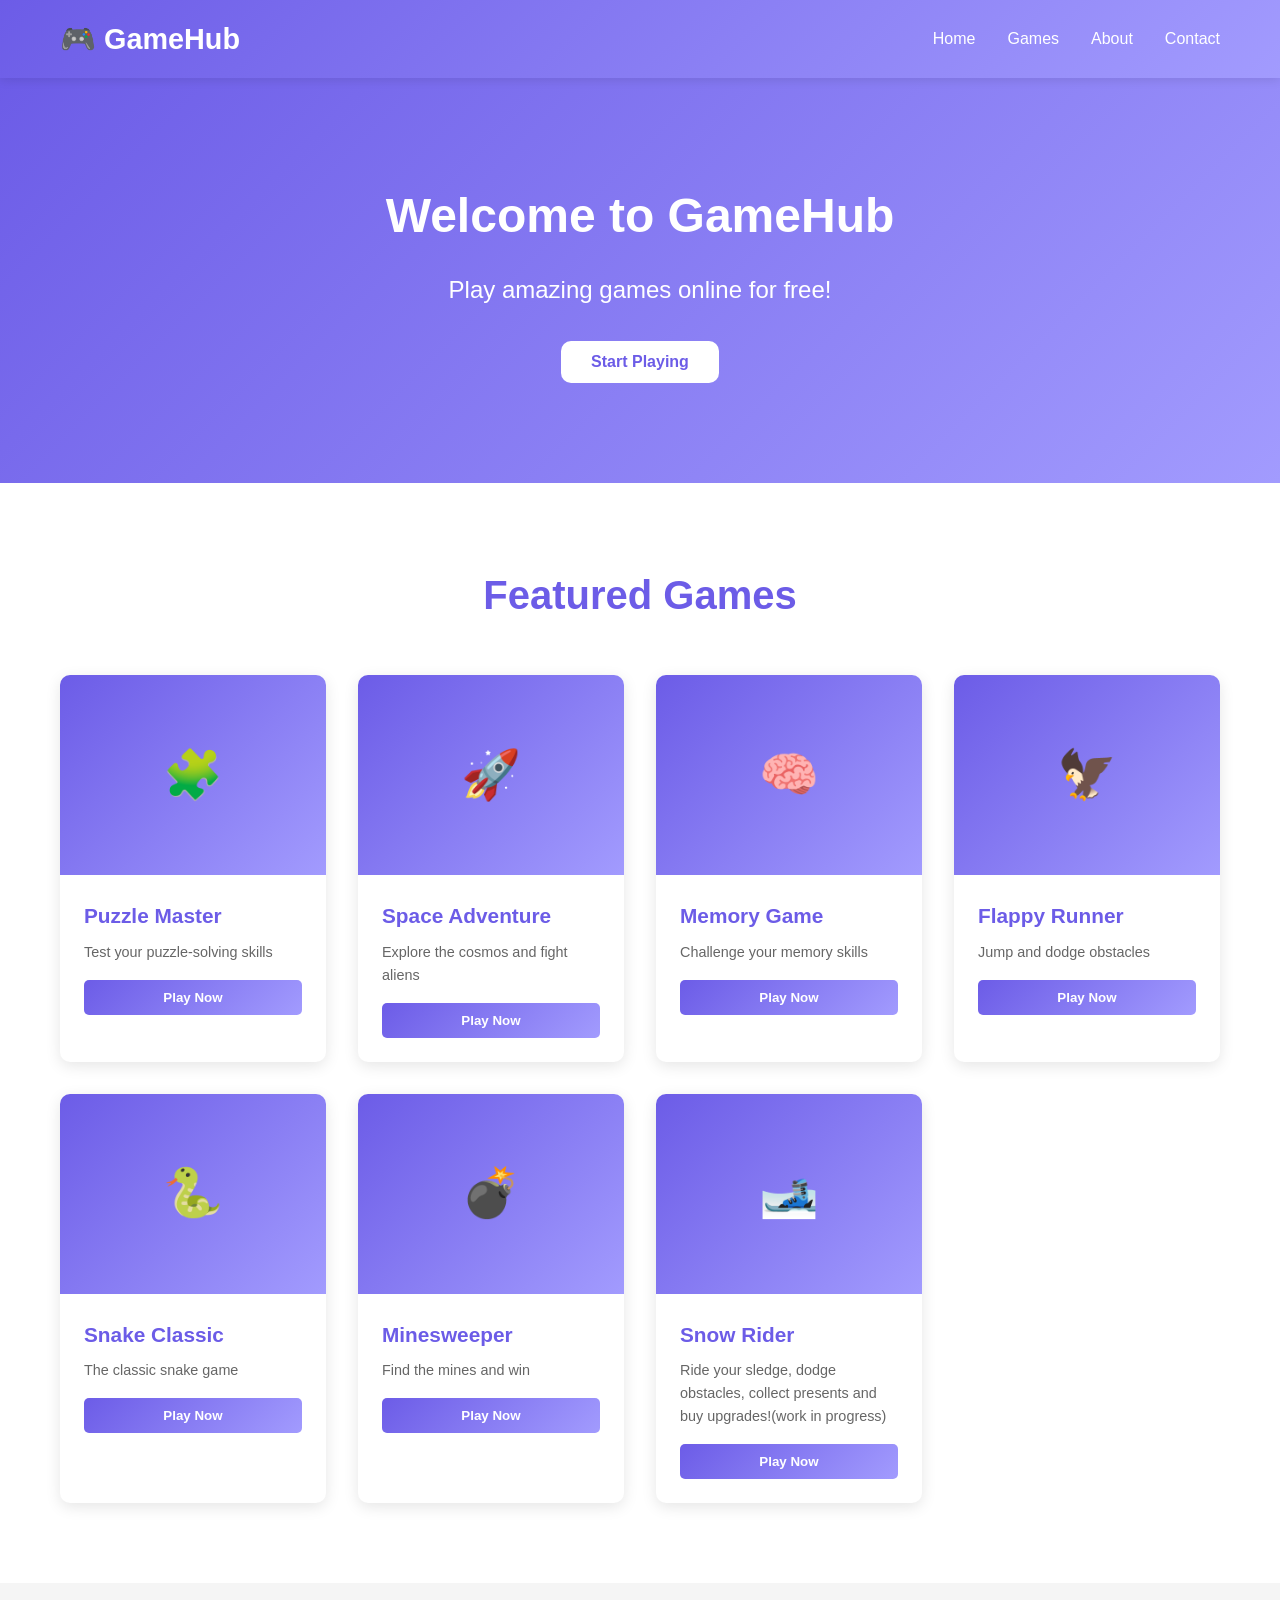
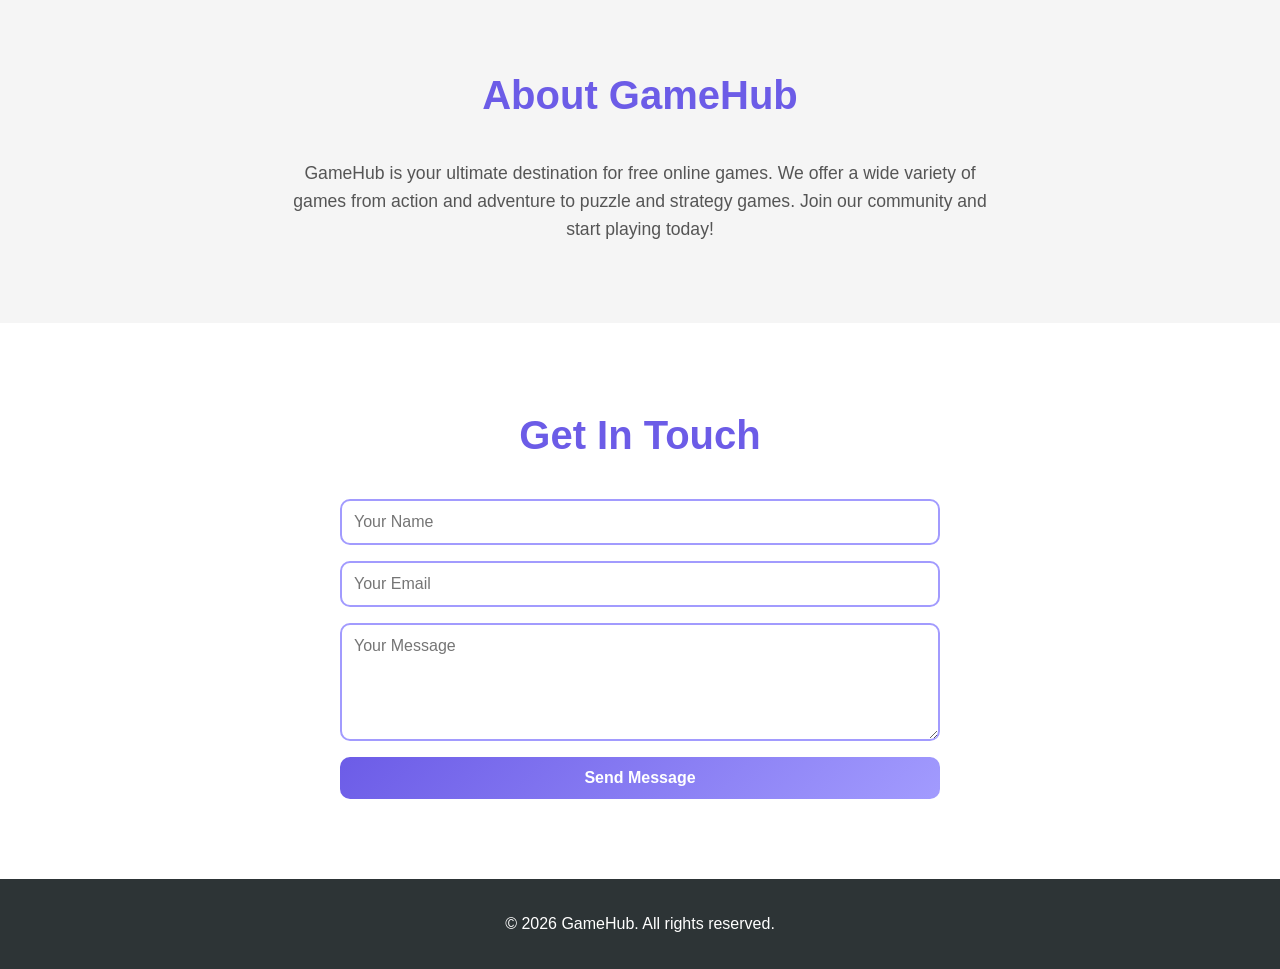
<file: index.html>
<!DOCTYPE html>
<html lang="en">
<head>
    <meta charset="UTF-8">
    <meta name="viewport" content="width=device-width, initial-scale=1.0">
    <title>GameHub - Play Free Games Online</title>
    <link rel="stylesheet" href="styles.css">
</head>
<body>
    <nav class="navbar">
        <div class="container">
            <div class="logo">🎮 GameHub</div>
            <ul class="nav-links">
                <li><a href="#home">Home</a></li>
                <li><a href="#games">Games</a></li>
                <li><a href="#about">About</a></li>
                <li><a href="#contact">Contact</a></li>
            </ul>
        </div>
    </nav>

    <section id="home" class="hero">
        <div class="hero-content">
            <h1>Welcome to GameHub</h1>
            <p>Play amazing games online for free!</p>
            <button class="cta-button" onclick="scrollToGames()">Start Playing</button>
        </div>
    </section>

    <section id="games" class="games-section">
        <div class="container">
            <h2>Featured Games</h2>
            <div class="games-grid" id="gamesGrid">
                <!-- Games will be loaded here by JavaScript -->
            </div>
        </div>
    </section>

    <section id="about" class="about">
        <div class="container">
            <h2>About GameHub</h2>
            <p>GameHub is your ultimate destination for free online games. We offer a wide variety of games from action and adventure to puzzle and strategy games. Join our community and start playing today!</p>
        </div>
    </section>

    <section id="contact" class="contact">
        <div class="container">
            <h2>Get In Touch</h2>
            <form class="contact-form">
                <input type="text" placeholder="Your Name" required>
                <input type="email" placeholder="Your Email" required>
                <textarea placeholder="Your Message" rows="5" required></textarea>
                <button type="submit" class="submit-btn">Send Message</button>
            </form>
        </div>
    </section>

    <footer>
        <p>&copy; 2026 GameHub. All rights reserved.</p>
    </footer>

    <script src="script.js"></script>
</body>
</html>
</file>
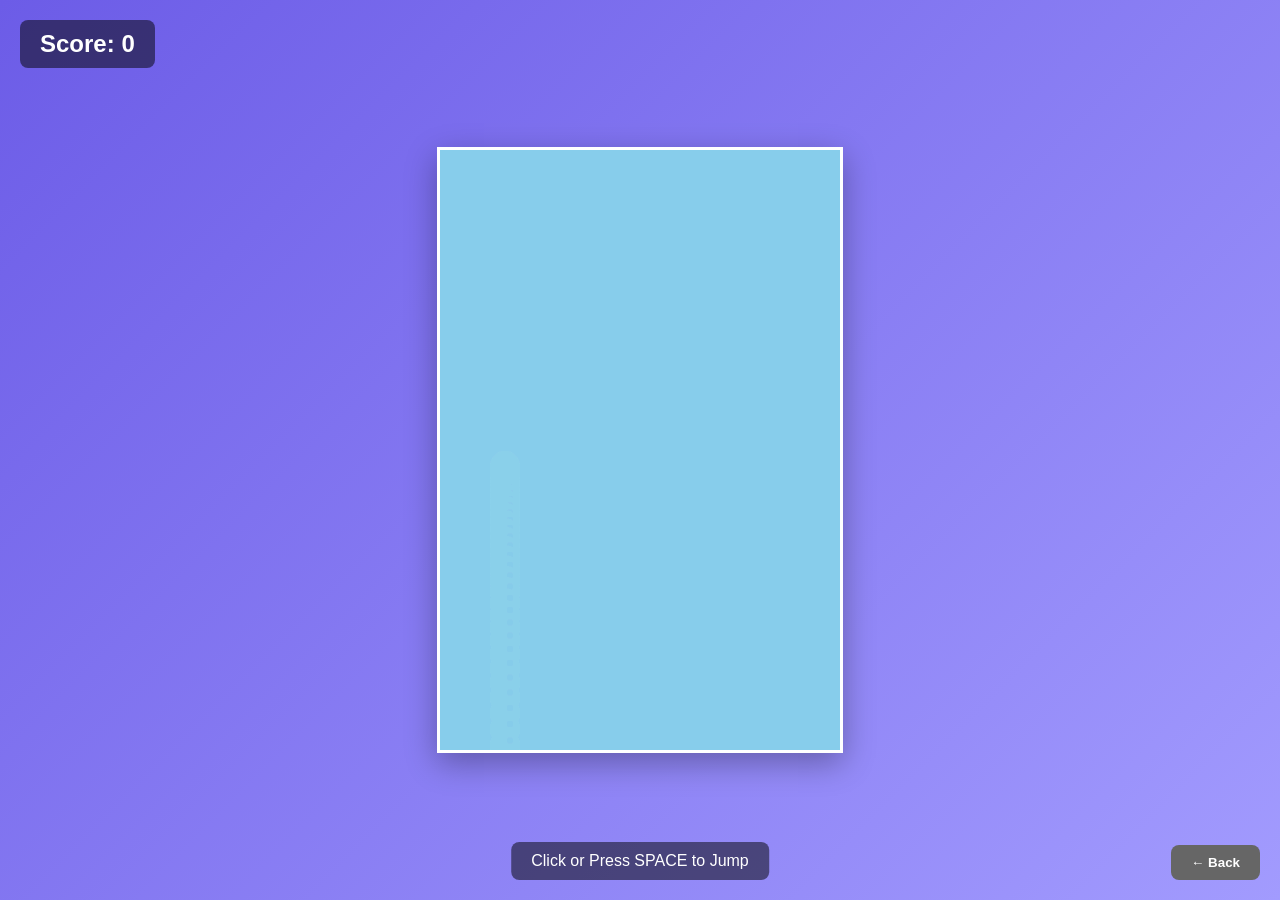
<file: games/flappy-runner.html>
<!DOCTYPE html>
<html lang="en">
<head>
    <meta charset="UTF-8">
    <meta name="viewport" content="width=device-width, initial-scale=1.0">
    <title>Flappy Runner - GameHub</title>
    <style>
        * {
            margin: 0;
            padding: 0;
            box-sizing: border-box;
        }
        body {
            font-family: 'Segoe UI', Tahoma, Geneva, Verdana, sans-serif;
            display: flex;
            justify-content: center;
            align-items: center;
            min-height: 100vh;
            background: linear-gradient(135deg, #6c5ce7, #a29bfe);
        }
        #gameCanvas {
            border: 3px solid white;
            background: linear-gradient(to bottom, #87CEEB, #E0F6FF);
            display: block;
            box-shadow: 0 10px 30px rgba(0, 0, 0, 0.3);
        }
        .game-info {
            position: absolute;
            top: 20px;
            left: 20px;
            color: white;
            font-size: 24px;
            font-weight: bold;
            z-index: 10;
            background: rgba(0, 0, 0, 0.5);
            padding: 10px 20px;
            border-radius: 8px;
        }
        .instructions {
            position: absolute;
            bottom: 20px;
            left: 50%;
            transform: translateX(-50%);
            color: white;
            text-align: center;
            background: rgba(0, 0, 0, 0.5);
            padding: 10px 20px;
            border-radius: 8px;
            z-index: 10;
        }
        .back-btn {
            position: absolute;
            bottom: 20px;
            right: 20px;
            background: #666;
            color: white;
            border: none;
            padding: 10px 20px;
            border-radius: 8px;
            cursor: pointer;
            font-weight: bold;
            z-index: 10;
        }
        .back-btn:hover {
            background: #888;
        }
    </style>
</head>
<body>
    <canvas id="gameCanvas" width="400" height="600"></canvas>
    <div class="game-info">
        Score: <span id="score">0</span>
    </div>
    <div class="instructions">
        <p>Click or Press SPACE to Jump</p>
    </div>
    <button class="back-btn" onclick="goHome()">← Back</button>

    <script>
        const canvas = document.getElementById('gameCanvas');
        const ctx = canvas.getContext('2d');

        const bird = {
            x: 50,
            y: canvas.height / 2,
            width: 30,
            height: 30,
            velocity: 0,
            gravity: 0.5,
            jump: -12
        };

        let pipes = [];
        let score = 0;
        let gameRunning = true;
        const pipeGap = 120;
        const pipeWidth = 60;

        canvas.addEventListener('click', jump);
        document.addEventListener('keydown', (e) => {
            if (e.key === ' ') {
                e.preventDefault();
                jump();
            }
        });

        function jump() {
            bird.velocity = bird.jump;
        }

        function generatePipe() {
            const minHeight = 50;
            const maxHeight = canvas.height - pipeGap - 50;
            const topHeight = Math.random() * (maxHeight - minHeight) + minHeight;
            pipes.push({
                x: canvas.width,
                topHeight: topHeight,
                scored: false
            });
        }

        function update() {
            bird.velocity += bird.gravity;
            bird.y += bird.velocity;

            if (bird.y + bird.height > canvas.height || bird.y < 0) {
                gameRunning = false;
            }

            pipes.forEach((pipe, index) => {
                pipe.x -= 5;

                if (pipe.x + pipeWidth < bird.x && !pipe.scored) {
                    score++;
                    document.getElementById('score').textContent = score;
                    pipe.scored = true;
                }

                if (pipe.x + pipeWidth < 0) pipes.splice(index, 1);

                if (bird.x < pipe.x + pipeWidth && bird.x + bird.width > pipe.x) {
                    if (bird.y < pipe.topHeight || bird.y + bird.height > pipe.topHeight + pipeGap) {
                        gameRunning = false;
                    }
                }
            });

            if (Math.random() < 0.01) generatePipe();

            if (!gameRunning) {
                alert(`Game Over! Score: ${score}`);
                location.reload();
            }
        }

        function draw() {
            ctx.fillStyle = 'rgba(135, 206, 235, 0.2)';
            ctx.fillRect(0, 0, canvas.width, canvas.height);

            ctx.fillStyle = '#FFD700';
            ctx.beginPath();
            ctx.arc(bird.x + bird.width / 2, bird.y + bird.height / 2, bird.width / 2, 0, Math.PI * 2);
            ctx.fill();
            ctx.fillStyle = '#000';
            ctx.beginPath();
            ctx.arc(bird.x + bird.width / 2 + 5, bird.y + bird.height / 2 - 5, 3, 0, Math.PI * 2);
            ctx.fill();

            ctx.fillStyle = '#228B22';
            pipes.forEach(pipe => {
                ctx.fillRect(pipe.x, 0, pipeWidth, pipe.topHeight);
                ctx.fillRect(pipe.x, pipe.topHeight + pipeGap, pipeWidth, canvas.height - pipe.topHeight - pipeGap);
            });
        }

        function gameLoop() {
            update();
            draw();
            requestAnimationFrame(gameLoop);
        }

        function goHome() {
            window.location.href = '../index.html';
        }

        gameLoop();
    </script>
</body>
</html>
</file>
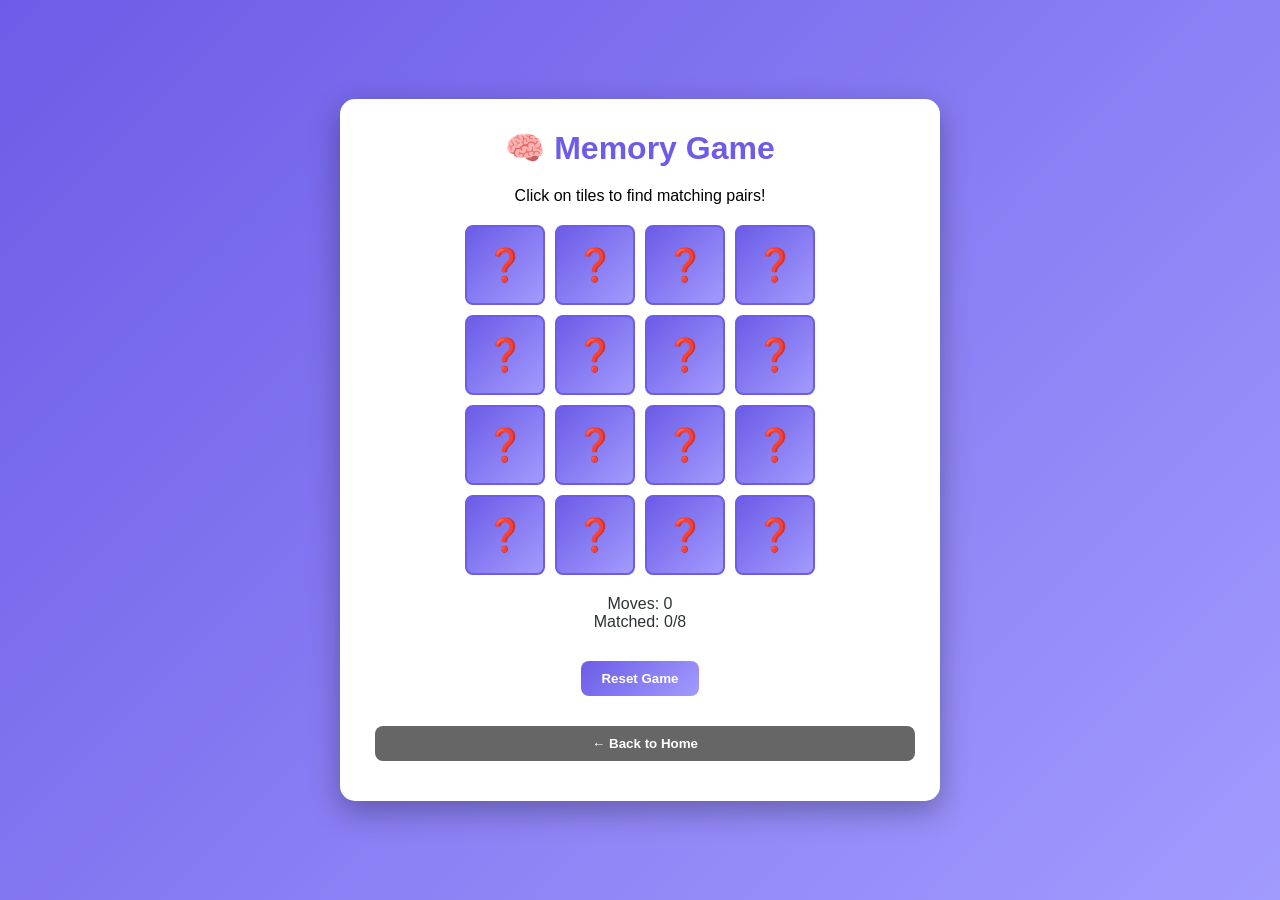
<file: games/memory-game.html>
<!DOCTYPE html>
<html lang="en">
<head>
    <meta charset="UTF-8">
    <meta name="viewport" content="width=device-width, initial-scale=1.0">
    <title>Memory Game - GameHub</title>
    <style>
        * {
            margin: 0;
            padding: 0;
            box-sizing: border-box;
        }
        body {
            font-family: 'Segoe UI', Tahoma, Geneva, Verdana, sans-serif;
            display: flex;
            justify-content: center;
            align-items: center;
            min-height: 100vh;
            background: linear-gradient(135deg, #6c5ce7, #a29bfe);
        }
        .game-container {
            text-align: center;
            background: white;
            padding: 30px;
            border-radius: 15px;
            box-shadow: 0 10px 30px rgba(0, 0, 0, 0.3);
            max-width: 600px;
            width: 100%;
            margin: 20px;
        }
        h1 {
            color: #6c5ce7;
            margin-bottom: 20px;
        }
        .memory-grid {
            display: grid;
            grid-template-columns: repeat(4, 80px);
            gap: 10px;
            margin: 20px auto;
            justify-content: center;
        }
        .memory-tile {
            width: 80px;
            height: 80px;
            font-size: 32px;
            border: 2px solid #6c5ce7;
            border-radius: 8px;
            cursor: pointer;
            background: linear-gradient(135deg, #6c5ce7, #a29bfe);
            color: white;
            font-weight: bold;
            transition: all 0.3s ease;
            display: flex;
            align-items: center;
            justify-content: center;
        }
        .memory-tile:hover {
            transform: scale(1.05);
            box-shadow: 0 5px 15px rgba(0, 0, 0, 0.2);
        }
        .memory-tile.flipped {
            background: white;
            color: #6c5ce7;
        }
        .memory-tile.matched {
            opacity: 0.5;
            cursor: default;
        }
        .stats {
            font-size: 16px;
            margin: 20px 0;
            color: #2d3436;
        }
        button {
            padding: 10px 20px;
            margin: 10px 5px;
            background: linear-gradient(135deg, #6c5ce7, #a29bfe);
            color: white;
            border: none;
            border-radius: 8px;
            cursor: pointer;
            font-weight: bold;
            transition: all 0.3s ease;
        }
        button:hover {
            transform: translateY(-2px);
            box-shadow: 0 5px 15px rgba(0, 0, 0, 0.2);
        }
        .back-btn {
            background: #666;
            width: 100%;
            margin-top: 20px;
        }
    </style>
</head>
<body>
    <div class="game-container">
        <h1>🧠 Memory Game</h1>
        <p>Click on tiles to find matching pairs!</p>
        <div class="memory-grid" id="memoryGrid"></div>
        <div class="stats">
            <div>Moves: <span id="moves">0</span></div>
            <div>Matched: <span id="matched">0</span>/8</div>
        </div>
        <button onclick="resetGame()">Reset Game</button>
        <button class="back-btn" onclick="goHome()">← Back to Home</button>
    </div>

    <script>
        const emojis = ['🍎', '🍌', '🍊', '🍉', '🍒', '🍓', '🥑', '🍆'];
        const gameCards = [...emojis, ...emojis].sort(() => Math.random() - 0.5);
        let flipped = [];
        let matched = 0;
        let moves = 0;

        function initGame() {
            const grid = document.getElementById('memoryGrid');
            grid.innerHTML = '';
            flipped = [];
            matched = 0;
            moves = 0;
            document.getElementById('moves').textContent = '0';
            document.getElementById('matched').textContent = '0';
            
            gameCards.forEach((emoji, index) => {
                const card = document.createElement('div');
                card.className = 'memory-tile';
                card.textContent = '❓';
                card.dataset.emoji = emoji;
                card.dataset.index = index;
                card.onclick = () => flipCard(card);
                grid.appendChild(card);
            });
        }

        function flipCard(card) {
            if (flipped.length >= 2 || card.classList.contains('matched') || card.classList.contains('flipped')) return;
            
            card.classList.add('flipped');
            card.textContent = card.dataset.emoji;
            flipped.push(card);

            if (flipped.length === 2) {
                moves++;
                document.getElementById('moves').textContent = moves;
                setTimeout(checkMatch, 600);
            }
        }

        function checkMatch() {
            const [first, second] = flipped;
            if (first.dataset.emoji === second.dataset.emoji) {
                first.classList.add('matched');
                second.classList.add('matched');
                matched++;
                document.getElementById('matched').textContent = matched;
                if (matched === 8) setTimeout(() => alert(`You won in ${moves} moves! 🎉`), 300);
            } else {
                first.classList.remove('flipped');
                second.classList.remove('flipped');
                first.textContent = '❓';
                second.textContent = '❓';
            }
            flipped = [];
        }

        function resetGame() {
            gameCards.sort(() => Math.random() - 0.5);
            initGame();
        }

        function goHome() {
            window.location.href = '../index.html';
        }

        initGame();
    </script>
</body>
</html>
</file>
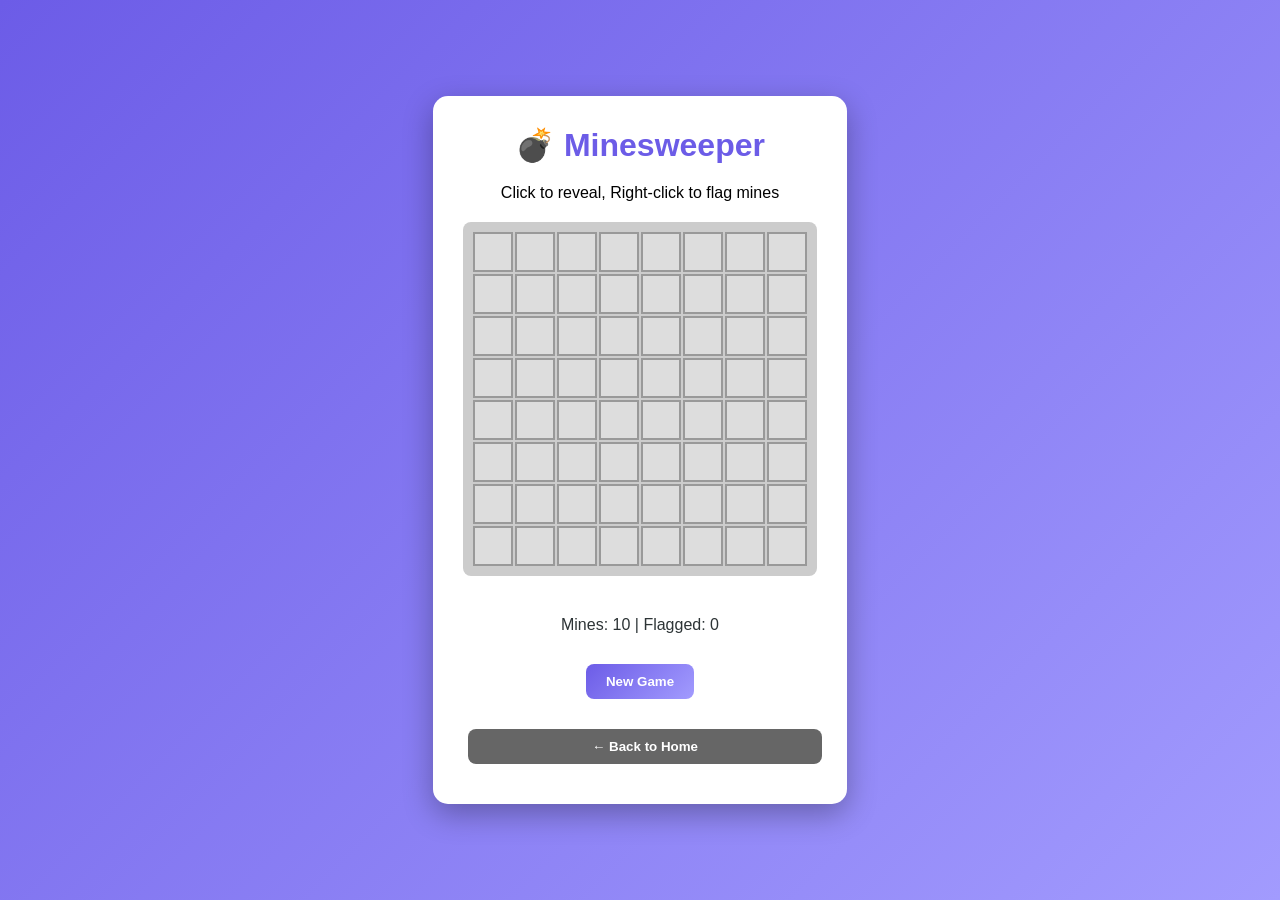
<file: games/minesweeper.html>
<!DOCTYPE html>
<html lang="en">
<head>
    <meta charset="UTF-8">
    <meta name="viewport" content="width=device-width, initial-scale=1.0">
    <title>Minesweeper - GameHub</title>
    <style>
        * {
            margin: 0;
            padding: 0;
            box-sizing: border-box;
        }
        body {
            font-family: 'Segoe UI', Tahoma, Geneva, Verdana, sans-serif;
            display: flex;
            justify-content: center;
            align-items: center;
            min-height: 100vh;
            background: linear-gradient(135deg, #6c5ce7, #a29bfe);
        }
        .game-container {
            text-align: center;
            background: white;
            padding: 30px;
            border-radius: 15px;
            box-shadow: 0 10px 30px rgba(0, 0, 0, 0.3);
        }
        h1 {
            color: #6c5ce7;
            margin-bottom: 20px;
        }
        .board {
            display: inline-grid;
            grid-template-columns: repeat(8, 40px);
            gap: 2px;
            margin: 20px 0;
            padding: 10px;
            background: #ccc;
            border-radius: 8px;
        }
        .cell {
            width: 40px;
            height: 40px;
            background: #ddd;
            border: 2px solid #999;
            cursor: pointer;
            font-weight: bold;
            font-size: 14px;
            user-select: none;
            transition: all 0.1s ease;
        }
        .cell:hover {
            background: #eee;
        }
        .cell.revealed {
            background: #bbb;
            border: 1px solid #999;
            cursor: default;
        }
        .cell.mine {
            background: #ff4444;
            color: white;
        }
        .cell.flagged {
            background: #44ff44;
            color: #000;
        }
        .stats {
            font-size: 16px;
            margin: 20px 0;
            color: #2d3436;
        }
        button {
            padding: 10px 20px;
            margin: 10px 5px;
            background: linear-gradient(135deg, #6c5ce7, #a29bfe);
            color: white;
            border: none;
            border-radius: 8px;
            cursor: pointer;
            font-weight: bold;
            transition: all 0.3s ease;
        }
        button:hover {
            transform: translateY(-2px);
            box-shadow: 0 5px 15px rgba(0, 0, 0, 0.2);
        }
        .back-btn {
            background: #666;
            width: 100%;
            margin-top: 20px;
        }
    </style>
</head>
<body>
    <div class="game-container">
        <h1>💣 Minesweeper</h1>
        <p>Click to reveal, Right-click to flag mines</p>
        <div class="board" id="board"></div>
        <div class="stats">
            <div>Mines: <span id="mines">10</span> | Flagged: <span id="flagged">0</span></div>
        </div>
        <button onclick="resetGame()">New Game</button>
        <button class="back-btn" onclick="goHome()">← Back to Home</button>
    </div>

    <script>
        const ROWS = 8;
        const COLS = 8;
        const MINES = 10;
        let board = [];
        let revealed = [];
        let flagged = [];
        let mineCount = 0;
        let gameOver = false;

        function initGame() {
            board = Array(ROWS).fill().map(() => Array(COLS).fill(0));
            revealed = Array(ROWS).fill().map(() => Array(COLS).fill(false));
            flagged = Array(ROWS).fill().map(() => Array(COLS).fill(false));
            mineCount = 0;
            gameOver = false;

            for (let i = 0; i < MINES; i++) {
                let row, col;
                do {
                    row = Math.floor(Math.random() * ROWS);
                    col = Math.floor(Math.random() * COLS);
                } while (board[row][col] === 'M');
                board[row][col] = 'M';
            }

            for (let r = 0; r < ROWS; r++) {
                for (let c = 0; c < COLS; c++) {
                    if (board[r][c] !== 'M') {
                        let count = 0;
                        for (let dr = -1; dr <= 1; dr++) {
                            for (let dc = -1; dc <= 1; dc++) {
                                const nr = r + dr, nc = c + dc;
                                if (nr >= 0 && nr < ROWS && nc >= 0 && nc < COLS && board[nr][nc] === 'M') count++;
                            }
                        }
                        board[r][c] = count;
                    }
                }
            }

            renderBoard();
        }

        function renderBoard() {
            const boardEl = document.getElementById('board');
            boardEl.innerHTML = '';
            for (let r = 0; r < ROWS; r++) {
                for (let c = 0; c < COLS; c++) {
                    const cell = document.createElement('div');
                    cell.className = 'cell';
                    if (revealed[r][c]) {
                        cell.classList.add('revealed');
                        if (board[r][c] === 'M') {
                            cell.classList.add('mine');
                            cell.textContent = '💣';
                        } else if (board[r][c] > 0) {
                            cell.textContent = board[r][c];
                        }
                    } else if (flagged[r][c]) {
                        cell.classList.add('flagged');
                        cell.textContent = '🚩';
                    }
                    cell.onmousedown = (e) => {
                        e.preventDefault();
                        if (e.button === 0) revealCell(r, c);
                        if (e.button === 2) toggleFlag(r, c);
                    };
                    boardEl.appendChild(cell);
                }
            }
        }

        function revealCell(r, c) {
            if (gameOver || revealed[r][c] || flagged[r][c]) return;
            revealed[r][c] = true;
            if (board[r][c] === 'M') {
                gameOver = true;
                revealAllMines();
                alert('Game Over! You hit a mine! 💣');
                return;
            }
            if (board[r][c] === 0) {
                for (let dr = -1; dr <= 1; dr++) {
                    for (let dc = -1; dc <= 1; dc++) {
                        const nr = r + dr, nc = c + dc;
                        if (nr >= 0 && nr < ROWS && nc >= 0 && nc < COLS && !revealed[nr][nc]) {
                            revealCell(nr, nc);
                        }
                    }
                }
            }
            renderBoard();
            checkWin();
        }

        function toggleFlag(r, c) {
            if (revealed[r][c]) return;
            flagged[r][c] = !flagged[r][c];
            document.getElementById('flagged').textContent = flagged.flat().filter(f => f).length;
            renderBoard();
        }

        function revealAllMines() {
            for (let r = 0; r < ROWS; r++) {
                for (let c = 0; c < COLS; c++) {
                    if (board[r][c] === 'M') revealed[r][c] = true;
                }
            }
            renderBoard();
        }

        function checkWin() {
            let revealedCount = 0;
            for (let r = 0; r < ROWS; r++) {
                for (let c = 0; c < COLS; c++) {
                    if (revealed[r][c]) revealedCount++;
                }
            }
            if (revealedCount === ROWS * COLS - MINES) {
                gameOver = true;
                alert('You won! 🎉');
            }
        }

        function resetGame() {
            initGame();
            document.getElementById('flagged').textContent = '0';
        }

        function goHome() {
            window.location.href = '../index.html';
        }

        document.addEventListener('contextmenu', (e) => e.preventDefault());
        initGame();
    </script>
</body>
</html>
</file>
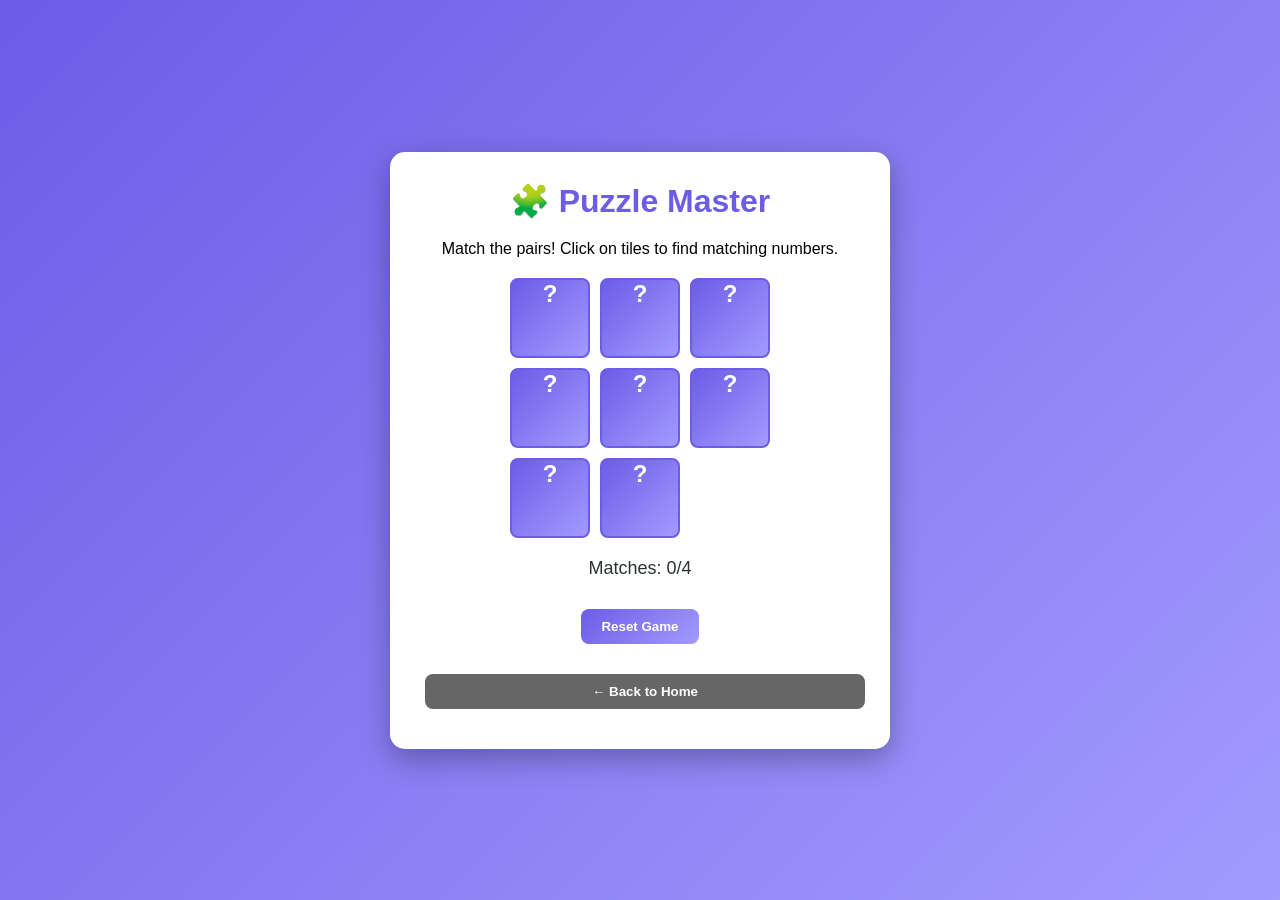
<file: games/puzzle-master.html>
<!DOCTYPE html>
<html lang="en">
<head>
    <meta charset="UTF-8">
    <meta name="viewport" content="width=device-width, initial-scale=1.0">
    <title>Puzzle Master - GameHub</title>
    <style>
        * {
            margin: 0;
            padding: 0;
            box-sizing: border-box;
        }
        body {
            font-family: 'Segoe UI', Tahoma, Geneva, Verdana, sans-serif;
            display: flex;
            justify-content: center;
            align-items: center;
            min-height: 100vh;
            background: linear-gradient(135deg, #6c5ce7, #a29bfe);
        }
        .game-container {
            text-align: center;
            background: white;
            padding: 30px;
            border-radius: 15px;
            box-shadow: 0 10px 30px rgba(0, 0, 0, 0.3);
            max-width: 500px;
            width: 100%;
            margin: 20px;
        }
        h1 {
            color: #6c5ce7;
            margin-bottom: 20px;
        }
        .puzzle-grid {
            display: grid;
            grid-template-columns: repeat(3, 80px);
            gap: 10px;
            margin: 20px auto;
            justify-content: center;
        }
        .puzzle-tile {
            width: 80px;
            height: 80px;
            font-size: 24px;
            border: 2px solid #6c5ce7;
            border-radius: 8px;
            cursor: pointer;
            background: linear-gradient(135deg, #6c5ce7, #a29bfe);
            color: white;
            font-weight: bold;
            transition: all 0.3s ease;
        }
        .puzzle-tile:hover {
            transform: scale(1.05);
            box-shadow: 0 5px 15px rgba(0, 0, 0, 0.2);
        }
        .puzzle-tile.matched {
            opacity: 0.5;
            cursor: default;
        }
        .score {
            font-size: 18px;
            margin: 20px 0;
            color: #2d3436;
        }
        button {
            padding: 10px 20px;
            margin: 10px 5px;
            background: linear-gradient(135deg, #6c5ce7, #a29bfe);
            color: white;
            border: none;
            border-radius: 8px;
            cursor: pointer;
            font-weight: bold;
            transition: all 0.3s ease;
        }
        button:hover {
            transform: translateY(-2px);
            box-shadow: 0 5px 15px rgba(0, 0, 0, 0.2);
        }
        .back-btn {
            background: #666;
            width: 100%;
            margin-top: 20px;
        }
    </style>
</head>
<body>
    <div class="game-container">
        <h1>🧩 Puzzle Master</h1>
        <p>Match the pairs! Click on tiles to find matching numbers.</p>
        <div class="puzzle-grid" id="puzzleGrid"></div>
        <div class="score">Matches: <span id="score">0</span>/4</div>
        <button onclick="resetGame()">Reset Game</button>
        <button class="back-btn" onclick="goHome()">← Back to Home</button>
    </div>

    <script>
        const tiles = [1, 1, 2, 2, 3, 3, 4, 4].sort(() => Math.random() - 0.5);
        let flipped = [];
        let matched = 0;
        let firstTile = null;
        let secondTile = null;

        function initGame() {
            const grid = document.getElementById('puzzleGrid');
            grid.innerHTML = '';
            flipped = [];
            matched = 0;
            firstTile = null;
            secondTile = null;
            document.getElementById('score').textContent = '0';
            
            tiles.forEach((num, index) => {
                const tile = document.createElement('div');
                tile.className = 'puzzle-tile';
                tile.textContent = '?';
                tile.dataset.value = num;
                tile.dataset.index = index;
                tile.onclick = () => flipTile(tile);
                grid.appendChild(tile);
            });
        }

        function flipTile(tile) {
            if (flipped.length >= 2 || tile.classList.contains('matched') || flipped.includes(tile)) return;
            
            tile.textContent = tile.dataset.value;
            flipped.push(tile);

            if (flipped.length === 2) {
                setTimeout(checkMatch, 500);
            }
        }

        function checkMatch() {
            const [first, second] = flipped;
            if (first.dataset.value === second.dataset.value) {
                first.classList.add('matched');
                second.classList.add('matched');
                matched++;
                document.getElementById('score').textContent = matched;
                if (matched === 4) setTimeout(() => alert('You won! 🎉'), 300);
            } else {
                first.textContent = '?';
                second.textContent = '?';
            }
            flipped = [];
        }

        function resetGame() {
            tiles.sort(() => Math.random() - 0.5);
            initGame();
        }

        function goHome() {
            window.location.href = '../index.html';
        }

        initGame();
    </script>
</body>
</html>
</file>
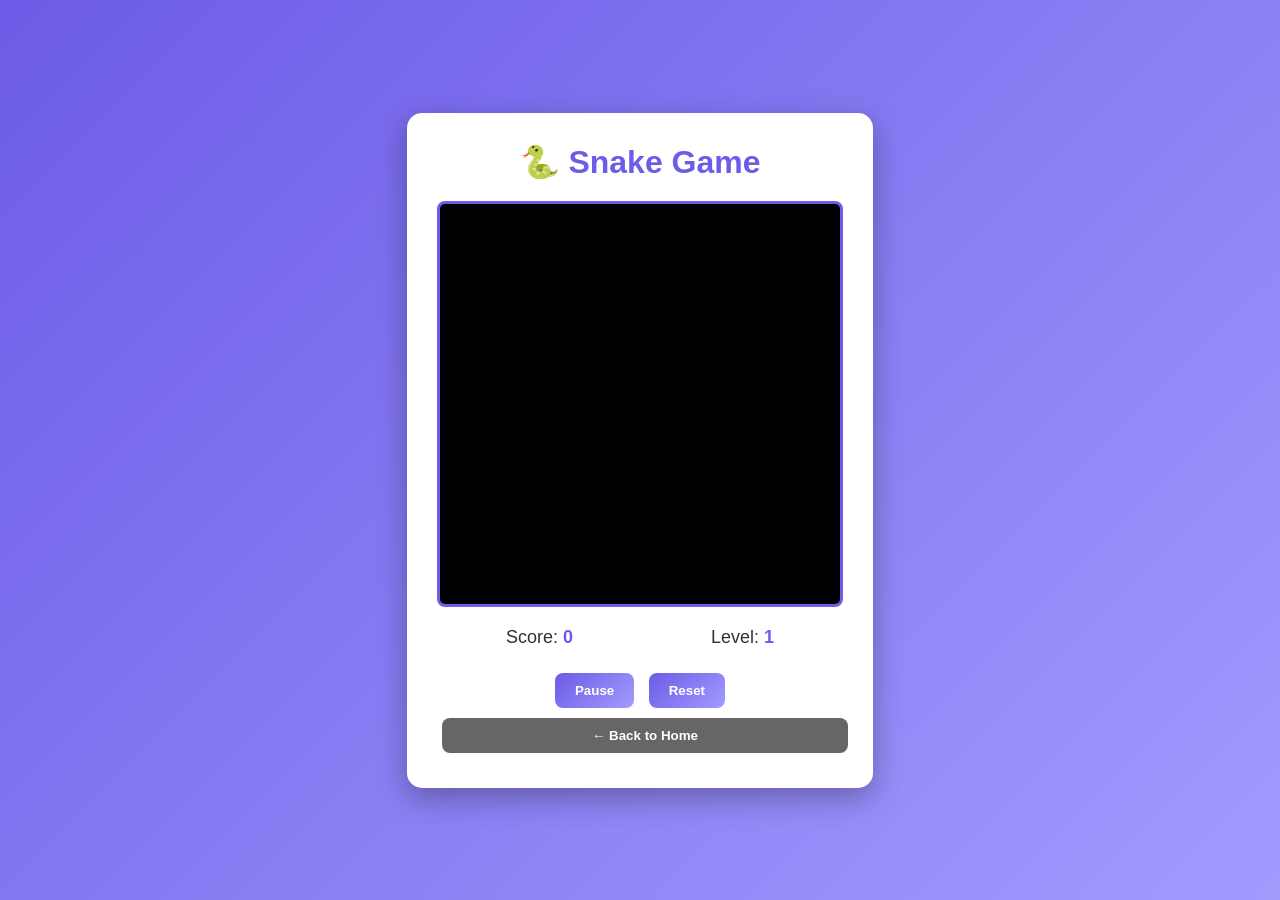
<file: games/snake.html>
<!DOCTYPE html>
<html lang="en">
<head>
    <meta charset="UTF-8">
    <meta name="viewport" content="width=device-width, initial-scale=1.0">
    <title>Snake - GameHub</title>
    <style>
        * {
            margin: 0;
            padding: 0;
            box-sizing: border-box;
        }
        body {
            font-family: 'Segoe UI', Tahoma, Geneva, Verdana, sans-serif;
            display: flex;
            justify-content: center;
            align-items: center;
            min-height: 100vh;
            background: linear-gradient(135deg, #6c5ce7, #a29bfe);
        }
        .game-wrapper {
            text-align: center;
            background: white;
            padding: 30px;
            border-radius: 15px;
            box-shadow: 0 10px 30px rgba(0, 0, 0, 0.3);
        }
        h1 {
            color: #6c5ce7;
            margin-bottom: 20px;
        }
        #gameCanvas {
            border: 3px solid #6c5ce7;
            background: #000;
            display: block;
            margin: 0 auto 20px;
            border-radius: 8px;
        }
        .info {
            display: flex;
            justify-content: space-around;
            margin-bottom: 20px;
            font-size: 18px;
            color: #2d3436;
        }
        .info span {
            font-weight: bold;
            color: #6c5ce7;
        }
        button {
            padding: 10px 20px;
            margin: 5px;
            background: linear-gradient(135deg, #6c5ce7, #a29bfe);
            color: white;
            border: none;
            border-radius: 8px;
            cursor: pointer;
            font-weight: bold;
            transition: all 0.3s ease;
        }
        button:hover {
            transform: translateY(-2px);
            box-shadow: 0 5px 15px rgba(0, 0, 0, 0.2);
        }
        .back-btn {
            background: #666;
            width: 100%;
        }
    </style>
</head>
<body>
    <div class="game-wrapper">
        <h1>🐍 Snake Game</h1>
        <canvas id="gameCanvas" width="400" height="400"></canvas>
        <div class="info">
            <div>Score: <span id="score">0</span></div>
            <div>Level: <span id="level">1</span></div>
        </div>
        <div>
            <button onclick="togglePause()">Pause</button>
            <button onclick="resetGame()">Reset</button>
        </div>
        <button class="back-btn" onclick="goHome()">← Back to Home</button>
    </div>

    <script>
        const canvas = document.getElementById('gameCanvas');
        const ctx = canvas.getContext('2d');
        const gridSize = 20;
        const tileCount = canvas.width / gridSize;

        let snake = [{x: 10, y: 10}];
        let food = {x: 15, y: 15};
        let direction = {x: 1, y: 0};
        let nextDirection = {x: 1, y: 0};
        let score = 0;
        let level = 1;
        let gameRunning = true;
        let gamePaused = false;

        document.addEventListener('keydown', handleKeyPress);

        function handleKeyPress(e) {
            const key = e.key.toLowerCase();
            if (key === 'arrowup' || key === 'w') if (direction.y === 0) nextDirection = {x: 0, y: -1};
            if (key === 'arrowdown' || key === 's') if (direction.y === 0) nextDirection = {x: 0, y: 1};
            if (key === 'arrowleft' || key === 'a') if (direction.x === 0) nextDirection = {x: -1, y: 0};
            if (key === 'arrowright' || key === 'd') if (direction.x === 0) nextDirection = {x: 1, y: 0};
        }

        function update() {
            if (!gameRunning || gamePaused) return;

            direction = nextDirection;
            const head = {x: snake[0].x + direction.x, y: snake[0].y + direction.y};

            if (head.x < 0 || head.x >= tileCount || head.y < 0 || head.y >= tileCount) {
                endGame();
                return;
            }

            for (let i = 0; i < snake.length; i++) {
                if (head.x === snake[i].x && head.y === snake[i].y) {
                    endGame();
                    return;
                }
            }

            snake.unshift(head);

            if (head.x === food.x && head.y === food.y) {
                score += 10;
                if (score % 50 === 0) level++;
                document.getElementById('score').textContent = score;
                document.getElementById('level').textContent = level;
                food = {x: Math.floor(Math.random() * tileCount), y: Math.floor(Math.random() * tileCount)};
            } else {
                snake.pop();
            }
        }

        function draw() {
            ctx.fillStyle = '#000';
            ctx.fillRect(0, 0, canvas.width, canvas.height);

            ctx.fillStyle = '#00FF00';
            snake.forEach(segment => {
                ctx.fillRect(segment.x * gridSize + 1, segment.y * gridSize + 1, gridSize - 2, gridSize - 2);
            });

            ctx.fillStyle = '#FF0000';
            ctx.fillRect(food.x * gridSize + 1, food.y * gridSize + 1, gridSize - 2, gridSize - 2);
        }

        function endGame() {
            gameRunning = false;
            alert(`Game Over! Final Score: ${score}`);
            location.reload();
        }

        function togglePause() {
            gamePaused = !gamePaused;
        }

        function resetGame() {
            snake = [{x: 10, y: 10}];
            direction = {x: 1, y: 0};
            nextDirection = {x: 1, y: 0};
            score = 0;
            level = 1;
            gameRunning = true;
            gamePaused = false;
            document.getElementById('score').textContent = '0';
            document.getElementById('level').textContent = '1';
        }

        function goHome() {
            window.location.href = '../index.html';
        }

        setInterval(() => {
            update();
            draw();
        }, 100 - (level * 5));
    </script>
</body>
</html>
</file>
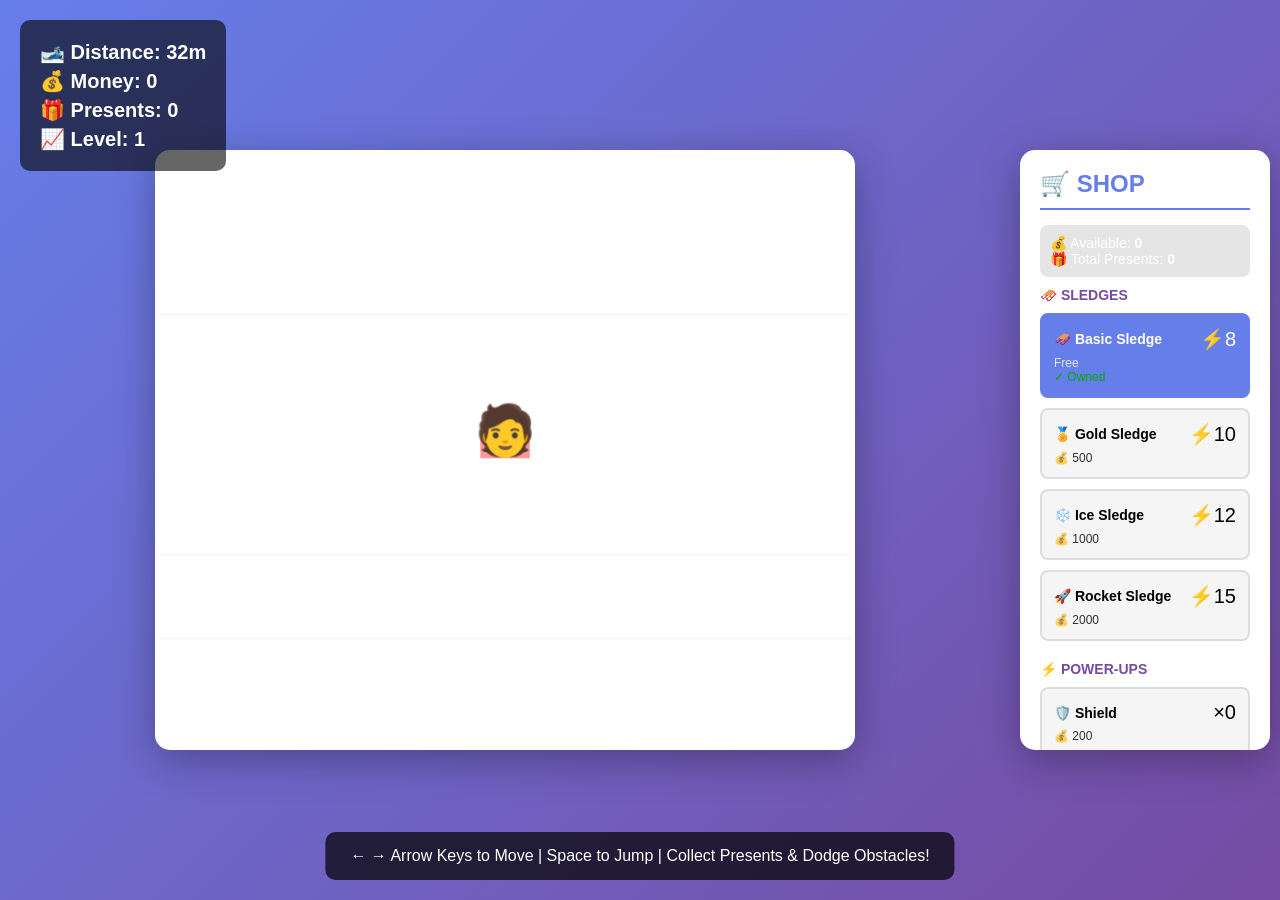
<file: games/snow-rider.html>
<!DOCTYPE html>
<html lang="en">
<head>
    <meta charset="UTF-8">
    <meta name="viewport" content="width=device-width, initial-scale=1.0">
    <title>Snow Rider 3D - GameHub</title>
    <style>
        * {
            margin: 0;
            padding: 0;
            box-sizing: border-box;
        }
        body {
            font-family: 'Segoe UI', Tahoma, Geneva, Verdana, sans-serif;
            background: linear-gradient(135deg, #667eea 0%, #764ba2 100%);
            min-height: 100vh;
            display: flex;
            justify-content: center;
            align-items: center;
            padding: 10px;
        }
        .game-main {
            display: flex;
            gap: 20px;
            flex-wrap: wrap;
            width: 100%;
            max-width: 1400px;
        }
        .game-section {
            flex: 1;
            min-width: 300px;
        }
        #gameCanvas {
            width: 100%;
            max-width: 700px;
            height: 600px;
            background: linear-gradient(180deg, #87CEEB 0%, #E0F6FF 100%);
            border: 4px solid white;
            border-radius: 15px;
            display: block;
            margin: 0 auto;
            box-shadow: 0 10px 40px rgba(0, 0, 0, 0.3);
        }
        .hud {
            position: absolute;
            top: 20px;
            left: 20px;
            color: white;
            font-size: 20px;
            font-weight: bold;
            z-index: 100;
            background: rgba(0, 0, 0, 0.6);
            padding: 15px 20px;
            border-radius: 10px;
        }
        .hud div {
            margin: 5px 0;
        }
        .shop-panel {
            background: white;
            border-radius: 15px;
            padding: 20px;
            box-shadow: 0 10px 40px rgba(0, 0, 0, 0.3);
            min-width: 250px;
            max-height: 600px;
            overflow-y: auto;
        }
        .shop-panel h2 {
            color: #667eea;
            margin-bottom: 15px;
            border-bottom: 2px solid #667eea;
            padding-bottom: 10px;
        }
        .shop-section {
            margin-bottom: 20px;
        }
        .shop-section h3 {
            color: #764ba2;
            font-size: 14px;
            margin-bottom: 10px;
            text-transform: uppercase;
        }
        .shop-item {
            background: #f5f5f5;
            border: 2px solid #ddd;
            padding: 12px;
            margin-bottom: 10px;
            border-radius: 8px;
            cursor: pointer;
            transition: all 0.3s ease;
        }
        .shop-item:hover {
            background: #e8e8e8;
            border-color: #667eea;
        }
        .shop-item.active {
            background: #667eea;
            color: white;
            border-color: #667eea;
        }
        .shop-item-header {
            display: flex;
            justify-content: space-between;
            align-items: center;
            margin-bottom: 5px;
        }
        .shop-item-name {
            font-weight: bold;
            font-size: 14px;
        }
        .shop-item-emoji {
            font-size: 20px;
        }
        .shop-item-price {
            font-size: 12px;
            opacity: 0.8;
        }
        .shop-item-owned {
            font-size: 12px;
            color: #00aa00;
        }
        button {
            width: 100%;
            padding: 12px;
            background: linear-gradient(135deg, #667eea, #764ba2);
            color: white;
            border: none;
            border-radius: 8px;
            cursor: pointer;
            font-weight: bold;
            transition: all 0.3s ease;
            margin-top: 10px;
        }
        button:hover:not(:disabled) {
            transform: translateY(-2px);
            box-shadow: 0 5px 15px rgba(0, 0, 0, 0.2);
        }
        button:disabled {
            opacity: 0.5;
            cursor: not-allowed;
        }
        .back-btn {
            background: #666;
        }
        .back-btn:hover:not(:disabled) {
            background: #888;
        }
        .stats-display {
            background: rgba(0, 0, 0, 0.1);
            padding: 10px;
            border-radius: 8px;
            margin-bottom: 10px;
            color: white;
            font-size: 14px;
        }
        .instructions {
            position: absolute;
            bottom: 20px;
            left: 50%;
            transform: translateX(-50%);
            background: rgba(0, 0, 0, 0.7);
            color: white;
            padding: 15px 25px;
            border-radius: 10px;
            text-align: center;
            z-index: 100;
        }
        @media (max-width: 900px) {
            .game-main {
                flex-direction: column;
            }
            .shop-panel {
                max-width: 100%;
            }
            #gameCanvas {
                max-width: 100%;
            }
        }
    </style>
</head>
<body>
    <div class="game-main">
        <div class="game-section">
            <canvas id="gameCanvas" width="700" height="600"></canvas>
            <div class="hud">
                <div>🎿 Distance: <span id="distance">0</span>m</div>
                <div>💰 Money: <span id="money">0</span></div>
                <div>🎁 Presents: <span id="presents">0</span></div>
                <div>📈 Level: <span id="level">1</span></div>
            </div>
            <div class="instructions">
                <p>← → Arrow Keys to Move | Space to Jump | Collect Presents & Dodge Obstacles!</p>
            </div>
        </div>

        <div class="shop-panel">
            <h2>🛒 SHOP</h2>
            
            <div class="stats-display">
                <div>💰 Available: <strong id="shopMoney">0</strong></div>
                <div>🎁 Total Presents: <strong id="shopPresents">0</strong></div>
            </div>

            <div class="shop-section">
                <h3>🛷 Sledges</h3>
                <div id="sledgesContainer"></div>
            </div>

            <div class="shop-section">
                <h3>⚡ Power-ups</h3>
                <div id="powerupsContainer"></div>
            </div>

            <button onclick="goHome()" class="back-btn">← Back to Home</button>
        </div>
    </div>

    <script>
        // 3D Scene Setup
        const canvas = document.getElementById('gameCanvas');
        const ctx = canvas.getContext('2d');
        const width = canvas.width;
        const height = canvas.height;

        // Camera and perspective
        const camera = {
            fov: 60,
            aspect: width / height,
            near: 0.1,
            far: 1000,
            distance: 8
        };

        // 3D Player (Sledge)
        const player = {
            x: 0,
            y: 0,
            z: 0,
            width: 1,
            height: 0.5,
            depth: 2,
            velocityX: 0,
            velocityY: 0,
            velocityZ: 0,
            gravity: 0.15,
            onGround: false,
            rotation: 0
        };

        // Game state
        let gameState = {
            distance: 0,
            money: 0,
            presents: 0,
            level: 1,
            gameRunning: true,
            speed: 0.08,
            activeSledge: 'basic',
            activePowerups: [],
            powerupDuration: {},
            cameraZ: 0
        };

        // Sledge types
        const sledges = {
            basic: { name: 'Basic Sledge', emoji: '🛷', price: 0, speed: 0.08, owned: true, color: '#FF6B6B' },
            gold: { name: 'Gold Sledge', emoji: '🏅', price: 500, speed: 0.1, owned: false, color: '#FFD700' },
            ice: { name: 'Ice Sledge', emoji: '❄️', price: 1000, speed: 0.12, owned: false, color: '#87CEEB' },
            rocket: { name: 'Rocket Sledge', emoji: '🚀', price: 2000, speed: 0.15, owned: false, color: '#FF4444' }
        };

        // Power-ups
        const powerups = {
            shield: { name: 'Shield', emoji: '🛡️', price: 200, duration: 300, owned: 0 },
            magnet: { name: 'Magnet', emoji: '🧲', price: 300, duration: 300, owned: 0 },
            speed: { name: 'Speed Boost', emoji: '⚡', price: 250, duration: 200, owned: 0 }
        };

        // Game objects
        let obstacles = [];
        let collectibles = [];
        const keys = {};

        // Input handling
        window.addEventListener('keydown', (e) => {
            keys[e.key] = true;
            if (e.key === ' ') {
                e.preventDefault();
                if (player.onGround) {
                    player.velocityY = 0.4;
                    player.onGround = false;
                }
            }
        });
        window.addEventListener('keyup', (e) => keys[e.key] = false);

        // 3D to 2D projection
        function project3D(x, y, z) {
            const scale = camera.distance / (camera.distance + z);
            const screenX = width / 2 + x * scale * (width / 4);
            const screenY = height / 2 - y * scale * (height / 4);
            return { x: screenX, y: screenY, scale: scale };
        }

        // Spawn obstacles
        function spawnObstacle() {
            obstacles.push({
                x: (Math.random() - 0.5) * 6,
                y: 0.5,
                z: -30,
                width: 1.5,
                height: 1.5,
                depth: 1.5,
                type: 'tree',
                emoji: '🌲'
            });
        }

        // Spawn collectibles
        function spawnCollectible() {
            collectibles.push({
                x: (Math.random() - 0.5) * 8,
                y: 1,
                z: -30,
                width: 0.6,
                height: 0.6,
                depth: 0.6,
                type: Math.random() > 0.3 ? 'present' : 'money',
                emoji: Math.random() > 0.3 ? '🎁' : '💰',
                value: Math.random() > 0.3 ? 10 : 25,
                collected: false
            });
        }

        function update() {
            if (!gameState.gameRunning) return;

            // Horizontal movement
            if (keys['ArrowLeft']) player.velocityX = -0.3;
            else if (keys['ArrowRight']) player.velocityX = 0.3;
            else player.velocityX *= 0.85;

            // Keep player in bounds
            if (player.x < -3.5) player.x = -3.5;
            if (player.x > 3.5) player.x = 3.5;

            // Apply gravity
            player.velocityY -= player.gravity;
            player.y += player.velocityY;

            // Ground collision
            if (player.y <= 0) {
                player.y = 0;
                player.velocityY = 0;
                player.onGround = true;
            } else {
                player.onGround = false;
            }

            // Update position
            player.x += player.velocityX;
            gameState.cameraZ += gameState.speed;
            gameState.distance += gameState.speed * 10;
            gameState.level = Math.floor(gameState.distance / 1000) + 1;

            document.getElementById('distance').textContent = Math.floor(gameState.distance);
            document.getElementById('level').textContent = gameState.level;

            // Update speed based on level
            gameState.speed = sledges[gameState.activeSledge].speed + (gameState.level - 1) * 0.02;

            // Update obstacles
            obstacles = obstacles.filter(obs => {
                obs.z += gameState.speed;
                
                // Collision detection
                if (obs.z > player.z - 2 && obs.z < player.z + 2) {
                    if (!gameState.activePowerups.includes('shield')) {
                        if (Math.abs(player.x - obs.x) < (player.width + obs.width) / 2 &&
                            Math.abs(player.y - obs.y) < (player.height + obs.height) / 2) {
                            endGame();
                        }
                    }
                }
                return obs.z < 20;
            });

            // Update collectibles
            collectibles = collectibles.filter(col => {
                col.z += gameState.speed;
                
                if (!col.collected && col.z > player.z - 2 && col.z < player.z + 2) {
                    if (Math.abs(player.x - col.x) < (player.width + col.width) / 2 + 0.5 &&
                        Math.abs(player.y - col.y) < (player.height + col.height) / 2 + 0.5) {
                        col.collected = true;
                        if (col.type === 'present') {
                            gameState.presents += col.value;
                        } else {
                            gameState.money += col.value;
                        }
                        document.getElementById('money').textContent = gameState.money;
                        document.getElementById('presents').textContent = gameState.presents;
                    }
                }
                return col.z < 20;
            });

            // Spawn new objects
            if (Math.random() < 0.03) spawnObstacle();
            if (Math.random() < 0.02) spawnCollectible();

            // Update powerup durations
            Object.keys(gameState.powerupDuration).forEach(key => {
                gameState.powerupDuration[key]--;
                if (gameState.powerupDuration[key] <= 0) {
                    gameState.activePowerups = gameState.activePowerups.filter(p => p !== key);
                    delete gameState.powerupDuration[key];
                }
            });
        }

        function draw() {
            // Clear and draw sky gradient
            const gradient = ctx.createLinearGradient(0, 0, 0, height);
            gradient.addColorStop(0, '#87CEEB');
            gradient.addColorStop(1, '#E0F6FF');
            ctx.fillStyle = gradient;
            ctx.fillRect(0, 0, width, height);

            // Draw snow ground
            ctx.fillStyle = '#FFFFFF';
            const groundProj = project3D(0, -1, -10);
            ctx.fillRect(0, groundProj.y, width, height - groundProj.y);

            // Draw grid for depth perception
            ctx.strokeStyle = 'rgba(200, 200, 200, 0.3)';
            ctx.lineWidth = 1;
            for (let z = gameState.cameraZ - 20; z < gameState.cameraZ + 5; z += 5) {
                const proj = project3D(-5, -1, z);
                const proj2 = project3D(5, -1, z);
                ctx.beginPath();
                ctx.moveTo(proj.x, proj.y);
                ctx.lineTo(proj2.x, proj2.y);
                ctx.stroke();
            }

            // Draw collectibles
            for (let col of collectibles) {
                const proj = project3D(col.x, col.y, col.z);
                if (proj.scale > 0) {
                    const size = 20 * proj.scale;
                    ctx.font = `${Math.max(10, size)}px Arial`;
                    ctx.textAlign = 'center';
                    ctx.textBaseline = 'middle';
                    ctx.globalAlpha = col.collected ? 0.3 : 1;
                    ctx.fillText(col.emoji, proj.x, proj.y);
                    ctx.globalAlpha = 1;
                }
            }

            // Draw obstacles
            for (let obs of obstacles) {
                const proj = project3D(obs.x, obs.y, obs.z);
                if (proj.scale > 0) {
                    const size = 40 * proj.scale;
                    ctx.font = `${Math.max(15, size)}px Arial`;
                    ctx.textAlign = 'center';
                    ctx.textBaseline = 'middle';
                    ctx.fillText(obs.emoji, proj.x, proj.y);
                }
            }

            // Draw player sledge
            const playerProj = project3D(player.x, player.y, player.z);
            const playerSize = 50 * playerProj.scale;
            
            // Draw sledge
            ctx.fillStyle = sledges[gameState.activeSledge].color;
            ctx.globalAlpha = 0.7;
            ctx.fillRect(playerProj.x - playerSize / 2, playerProj.y - playerSize / 3, playerSize, playerSize / 2);
            ctx.globalAlpha = 1;

            // Draw player on sledge
            ctx.font = `${Math.max(20, playerSize)}px Arial`;
            ctx.textAlign = 'center';
            ctx.textBaseline = 'middle';
            ctx.fillText('🧑', playerProj.x, playerProj.y - playerSize / 3);

            // Draw shield if active
            if (gameState.activePowerups.includes('shield')) {
                ctx.strokeStyle = '#FFD700';
                ctx.lineWidth = 3;
                ctx.beginPath();
                ctx.arc(playerProj.x, playerProj.y, playerSize / 2 + 10, 0, Math.PI * 2);
                ctx.stroke();
            }

            // Draw magnet effect if active
            if (gameState.activePowerups.includes('magnet')) {
                ctx.strokeStyle = 'rgba(255, 100, 255, 0.5)';
                ctx.lineWidth = 2;
                ctx.beginPath();
                ctx.arc(playerProj.x, playerProj.y, playerSize, 0, Math.PI * 2);
                ctx.stroke();
            }
        }

        function gameLoop() {
            update();
            draw();
            requestAnimationFrame(gameLoop);
        }

        function endGame() {
            gameState.gameRunning = false;
            alert(`Game Over! Distance: ${Math.floor(gameState.distance)}m\nMoney Earned: ${gameState.money}\nPresents: ${gameState.presents}`);
            location.reload();
        }

        // Shop functions
        function buySledge(sledgeType) {
            const sledge = sledges[sledgeType];
            if (!sledge.owned && gameState.money >= sledge.price) {
                gameState.money -= sledge.price;
                sledge.owned = true;
                gameState.activeSledge = sledgeType;
                updateShop();
                document.getElementById('money').textContent = gameState.money;
            }
        }

        function selectSledge(sledgeType) {
            if (sledges[sledgeType].owned) {
                gameState.activeSledge = sledgeType;
                updateShop();
            }
        }

        function buyPowerup(powerupType) {
            const powerup = powerups[powerupType];
            if (gameState.money >= powerup.price) {
                gameState.money -= powerup.price;
                powerup.owned++;
                updateShop();
                document.getElementById('money').textContent = gameState.money;
            }
        }

        function usePowerup(powerupType) {
            const powerup = powerups[powerupType];
            if (powerup.owned > 0 && !gameState.activePowerups.includes(powerupType)) {
                powerup.owned--;
                gameState.activePowerups.push(powerupType);
                gameState.powerupDuration[powerupType] = powerup.duration;
                updateShop();
            }
        }

        function updateShop() {
            // Update sledges
            const sledgesContainer = document.getElementById('sledgesContainer');
            sledgesContainer.innerHTML = '';
            Object.entries(sledges).forEach(([key, sledge]) => {
                const div = document.createElement('div');
                div.className = 'shop-item' + (gameState.activeSledge === key ? ' active' : '');
                div.innerHTML = `
                    <div class="shop-item-header">
                        <span class="shop-item-name">${sledge.emoji} ${sledge.name}</span>
                        <span class="shop-item-emoji">⚡${(sledge.speed * 100).toFixed(0)}</span>
                    </div>
                    <div class="shop-item-price">${sledge.price === 0 ? 'Free' : '💰 ' + sledge.price}</div>
                    ${sledge.owned ? '<div class="shop-item-owned">✓ Owned</div>' : ''}
                `;
                if (!sledge.owned) {
                    div.onclick = () => buySledge(key);
                } else {
                    div.onclick = () => selectSledge(key);
                }
                sledgesContainer.appendChild(div);
            });

            // Update powerups
            const powerupsContainer = document.getElementById('powerupsContainer');
            powerupsContainer.innerHTML = '';
            Object.entries(powerups).forEach(([key, powerup]) => {
                const div = document.createElement('div');
                const isActive = gameState.activePowerups.includes(key);
                div.className = 'shop-item' + (isActive ? ' active' : '');
                div.innerHTML = `
                    <div class="shop-item-header">
                        <span class="shop-item-name">${powerup.emoji} ${powerup.name}</span>
                        <span class="shop-item-emoji">×${powerup.owned}</span>
                    </div>
                    <div class="shop-item-price">💰 ${powerup.price}</div>
                    ${isActive ? '<div class="shop-item-owned">✓ Active</div>' : ''}
                `;
                if (isActive) {
                    div.style.opacity = '0.7';
                    div.style.pointerEvents = 'none';
                } else if (powerup.owned > 0) {
                    div.onclick = () => usePowerup(key);
                } else {
                    div.onclick = () => buyPowerup(key);
                }
                powerupsContainer.appendChild(div);
            });

            document.getElementById('shopMoney').textContent = gameState.money;
            document.getElementById('shopPresents').textContent = gameState.presents;
        }

        function goHome() {
            window.location.href = '../index.html';
        }

        // Initialize
        updateShop();
        gameLoop();
    </script>
</body>
</html>
</file>
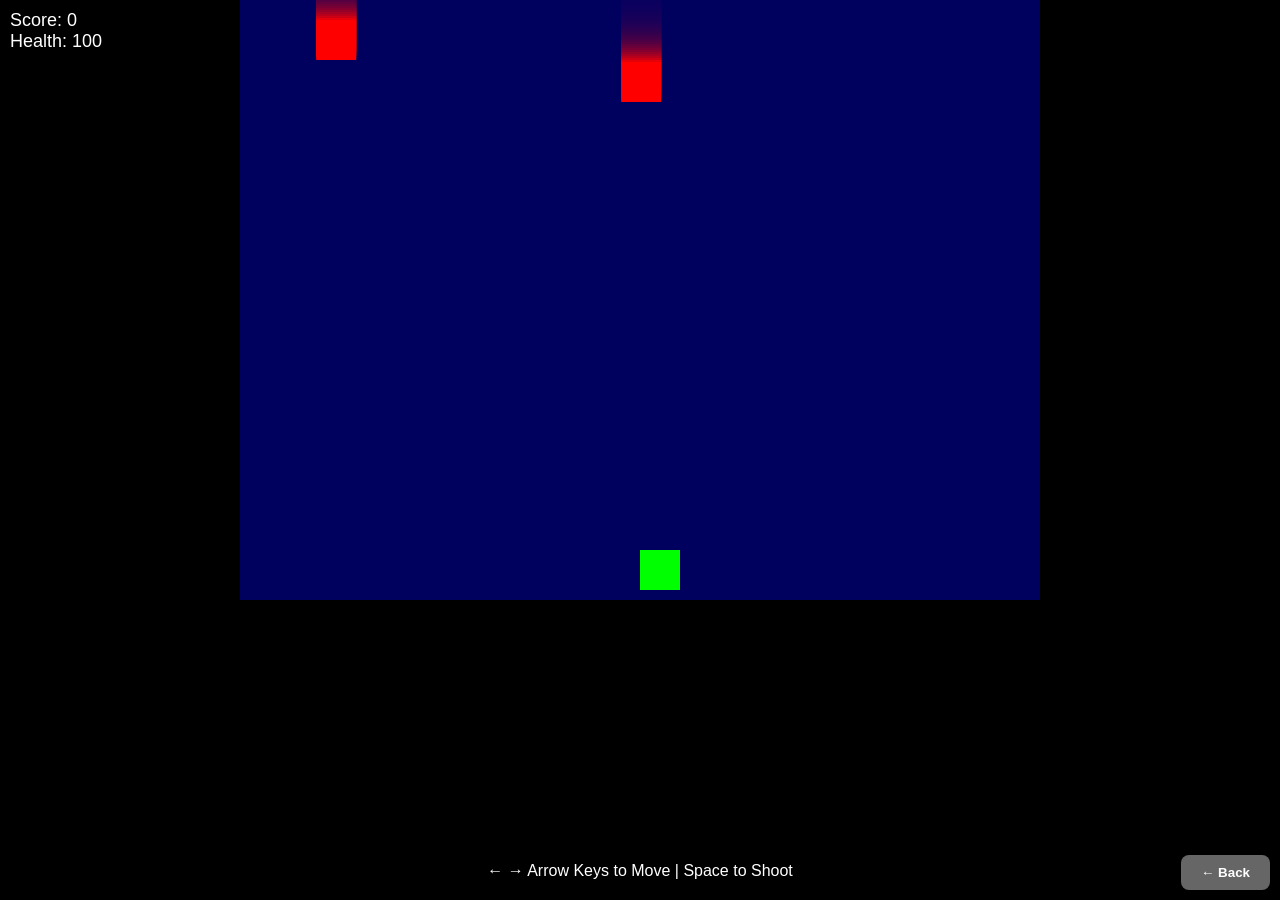
<file: games/space-adventure.html>
<!DOCTYPE html>
<html lang="en">
<head>
    <meta charset="UTF-8">
    <meta name="viewport" content="width=device-width, initial-scale=1.0">
    <title>Space Adventure - GameHub</title>
    <style>
        * {
            margin: 0;
            padding: 0;
            box-sizing: border-box;
        }
        body {
            font-family: 'Segoe UI', Tahoma, Geneva, Verdana, sans-serif;
            background: #000;
            color: white;
            overflow: hidden;
        }
        #gameCanvas {
            display: block;
            background: linear-gradient(to bottom, #000033, #000066);
            margin: 0 auto;
        }
        .hud {
            position: absolute;
            top: 10px;
            left: 10px;
            font-size: 18px;
            z-index: 10;
        }
        .controls {
            position: absolute;
            bottom: 10px;
            left: 50%;
            transform: translateX(-50%);
            text-align: center;
            z-index: 10;
            background: rgba(0, 0, 0, 0.7);
            padding: 10px 20px;
            border-radius: 8px;
        }
        .back-btn {
            position: absolute;
            bottom: 10px;
            right: 10px;
            background: #666;
            color: white;
            border: none;
            padding: 10px 20px;
            border-radius: 8px;
            cursor: pointer;
            font-weight: bold;
            z-index: 10;
        }
        .back-btn:hover {
            background: #888;
        }
    </style>
</head>
<body>
    <canvas id="gameCanvas" width="800" height="600"></canvas>
    <div class="hud">
        <div>Score: <span id="score">0</span></div>
        <div>Health: <span id="health">100</span></div>
    </div>
    <div class="controls">
        <p>← → Arrow Keys to Move | Space to Shoot</p>
    </div>
    <button class="back-btn" onclick="goHome()">← Back</button>

    <script>
        const canvas = document.getElementById('gameCanvas');
        const ctx = canvas.getContext('2d');

        const player = {
            x: canvas.width / 2,
            y: canvas.height - 50,
            width: 40,
            height: 40,
            speed: 5,
            health: 100
        };

        const bullets = [];
        const enemies = [];
        let score = 0;
        const keys = {};

        window.addEventListener('keydown', (e) => {
            keys[e.key] = true;
            if (e.key === ' ') {
                e.preventDefault();
                shoot();
            }
        });
        window.addEventListener('keyup', (e) => keys[e.key] = false);

        function shoot() {
            bullets.push({
                x: player.x + player.width / 2,
                y: player.y,
                width: 5,
                height: 15,
                speed: 7
            });
        }

        function spawnEnemy() {
            enemies.push({
                x: Math.random() * (canvas.width - 40),
                y: -40,
                width: 40,
                height: 40,
                speed: 2 + score / 100
            });
        }

        function update() {
            if (keys['ArrowLeft'] && player.x > 0) player.x -= player.speed;
            if (keys['ArrowRight'] && player.x < canvas.width - player.width) player.x += player.speed;

            bullets.forEach((b, i) => {
                b.y -= b.speed;
                if (b.y < 0) bullets.splice(i, 1);
            });

            enemies.forEach((e, i) => {
                e.y += e.speed;
                if (e.y > canvas.height) {
                    enemies.splice(i, 1);
                    player.health -= 10;
                    document.getElementById('health').textContent = player.health;
                }
            });

            bullets.forEach((b, bi) => {
                enemies.forEach((e, ei) => {
                    if (b.x < e.x + e.width && b.x + b.width > e.x &&
                        b.y < e.y + e.height && b.y + b.height > e.y) {
                        bullets.splice(bi, 1);
                        enemies.splice(ei, 1);
                        score += 10;
                        document.getElementById('score').textContent = score;
                    }
                });
            });

            if (Math.random() < 0.02) spawnEnemy();
            if (player.health <= 0) {
                alert(`Game Over! Score: ${score}`);
                location.reload();
            }
        }

        function draw() {
            ctx.fillStyle = 'rgba(0, 0, 100, 0.1)';
            ctx.fillRect(0, 0, canvas.width, canvas.height);

            ctx.fillStyle = '#00FF00';
            ctx.fillRect(player.x, player.y, player.width, player.height);

            ctx.fillStyle = '#FFFF00';
            bullets.forEach(b => ctx.fillRect(b.x, b.y, b.width, b.height));

            ctx.fillStyle = '#FF0000';
            enemies.forEach(e => ctx.fillRect(e.x, e.y, e.width, e.height));

            ctx.fillStyle = '#FFFFFF';
            ctx.font = '12px Arial';
        }

        function gameLoop() {
            update();
            draw();
            requestAnimationFrame(gameLoop);
        }

        function goHome() {
            window.location.href = '../index.html';
        }

        gameLoop();
    </script>
</body>
</html>
</file>
<file: styles.css>
:root {
    --primary-color: #6c5ce7;
    --secondary-color: #a29bfe;
    --dark-bg: #2d3436;
    --light-bg: #f5f5f5;
    --text-color: #2d3436;
    --border-radius: 10px;
    --transition: all 0.3s ease;
}

* {
    margin: 0;
    padding: 0;
    box-sizing: border-box;
}

body {
    font-family: 'Segoe UI', Tahoma, Geneva, Verdana, sans-serif;
    color: var(--text-color);
    line-height: 1.6;
    background-color: var(--light-bg);
}

.container {
    max-width: 1200px;
    margin: 0 auto;
    padding: 0 20px;
}

/* Navigation */
.navbar {
    background: linear-gradient(135deg, var(--primary-color), var(--secondary-color));
    padding: 1rem 0;
    position: sticky;
    top: 0;
    z-index: 100;
    box-shadow: 0 2px 10px rgba(0, 0, 0, 0.1);
}

.navbar .container {
    display: flex;
    justify-content: space-between;
    align-items: center;
}

.logo {
    font-size: 1.8rem;
    font-weight: bold;
    color: white;
}

.nav-links {
    display: flex;
    list-style: none;
    gap: 2rem;
}

.nav-links a {
    color: white;
    text-decoration: none;
    font-weight: 500;
    transition: var(--transition);
}

.nav-links a:hover {
    opacity: 0.8;
    text-decoration: underline;
}

/* Hero Section */
.hero {
    background: linear-gradient(135deg, var(--primary-color), var(--secondary-color));
    color: white;
    padding: 100px 20px;
    text-align: center;
    min-height: 400px;
    display: flex;
    align-items: center;
    justify-content: center;
}

.hero-content h1 {
    font-size: 3rem;
    margin-bottom: 1rem;
    animation: slideDown 0.6s ease;
}

.hero-content p {
    font-size: 1.5rem;
    margin-bottom: 2rem;
    animation: slideUp 0.6s ease;
}

.cta-button {
    background-color: white;
    color: var(--primary-color);
    border: none;
    padding: 12px 30px;
    font-size: 1rem;
    border-radius: var(--border-radius);
    cursor: pointer;
    font-weight: bold;
    transition: var(--transition);
}

.cta-button:hover {
    transform: translateY(-3px);
    box-shadow: 0 10px 20px rgba(0, 0, 0, 0.2);
}

/* Games Section */
.games-section {
    padding: 80px 20px;
    background-color: white;
}

.games-section h2 {
    font-size: 2.5rem;
    margin-bottom: 3rem;
    text-align: center;
    color: var(--primary-color);
}

.games-grid {
    display: grid;
    grid-template-columns: repeat(auto-fill, minmax(250px, 1fr));
    gap: 2rem;
}

.game-card {
    background: white;
    border-radius: var(--border-radius);
    overflow: hidden;
    box-shadow: 0 4px 15px rgba(0, 0, 0, 0.1);
    transition: var(--transition);
    cursor: pointer;
}

.game-card:hover {
    transform: translateY(-10px);
    box-shadow: 0 8px 25px rgba(0, 0, 0, 0.15);
}

.game-image {
    width: 100%;
    height: 200px;
    background: linear-gradient(135deg, var(--primary-color), var(--secondary-color));
    display: flex;
    align-items: center;
    justify-content: center;
    font-size: 3rem;
}

.game-info {
    padding: 1.5rem;
}

.game-info h3 {
    font-size: 1.3rem;
    margin-bottom: 0.5rem;
    color: var(--primary-color);
}

.game-info p {
    color: #666;
    font-size: 0.9rem;
    margin-bottom: 1rem;
}

.play-btn {
    width: 100%;
    padding: 10px;
    background: linear-gradient(135deg, var(--primary-color), var(--secondary-color));
    color: white;
    border: none;
    border-radius: 5px;
    cursor: pointer;
    font-weight: bold;
    transition: var(--transition);
}

.play-btn:hover {
    opacity: 0.9;
}

/* About Section */
.about {
    padding: 80px 20px;
    background-color: var(--light-bg);
    text-align: center;
}

.about h2 {
    font-size: 2.5rem;
    margin-bottom: 2rem;
    color: var(--primary-color);
}

.about p {
    font-size: 1.1rem;
    max-width: 700px;
    margin: 0 auto;
    color: #555;
}

/* Contact Section */
.contact {
    padding: 80px 20px;
    background-color: white;
}

.contact h2 {
    font-size: 2.5rem;
    margin-bottom: 2rem;
    text-align: center;
    color: var(--primary-color);
}

.contact-form {
    max-width: 600px;
    margin: 0 auto;
    display: flex;
    flex-direction: column;
    gap: 1rem;
}

.contact-form input,
.contact-form textarea {
    padding: 12px;
    border: 2px solid var(--secondary-color);
    border-radius: var(--border-radius);
    font-size: 1rem;
    font-family: inherit;
}

.contact-form input:focus,
.contact-form textarea:focus {
    outline: none;
    border-color: var(--primary-color);
    box-shadow: 0 0 10px rgba(108, 92, 231, 0.2);
}

.submit-btn {
    padding: 12px;
    background: linear-gradient(135deg, var(--primary-color), var(--secondary-color));
    color: white;
    border: none;
    border-radius: var(--border-radius);
    cursor: pointer;
    font-weight: bold;
    font-size: 1rem;
    transition: var(--transition);
}

.submit-btn:hover {
    transform: translateY(-2px);
    box-shadow: 0 5px 15px rgba(0, 0, 0, 0.2);
}

/* Footer */
footer {
    background-color: var(--dark-bg);
    color: white;
    text-align: center;
    padding: 2rem;
}

/* Animations */
@keyframes slideDown {
    from {
        opacity: 0;
        transform: translateY(-30px);
    }
    to {
        opacity: 1;
        transform: translateY(0);
    }
}

@keyframes slideUp {
    from {
        opacity: 0;
        transform: translateY(30px);
    }
    to {
        opacity: 1;
        transform: translateY(0);
    }
}

/* Responsive */
@media (max-width: 768px) {
    .hero-content h1 {
        font-size: 2rem;
    }

    .hero-content p {
        font-size: 1.2rem;
    }

    .nav-links {
        gap: 1rem;
        font-size: 0.9rem;
    }

    .games-grid {
        grid-template-columns: repeat(auto-fill, minmax(200px, 1fr));
    }
}
</file>
